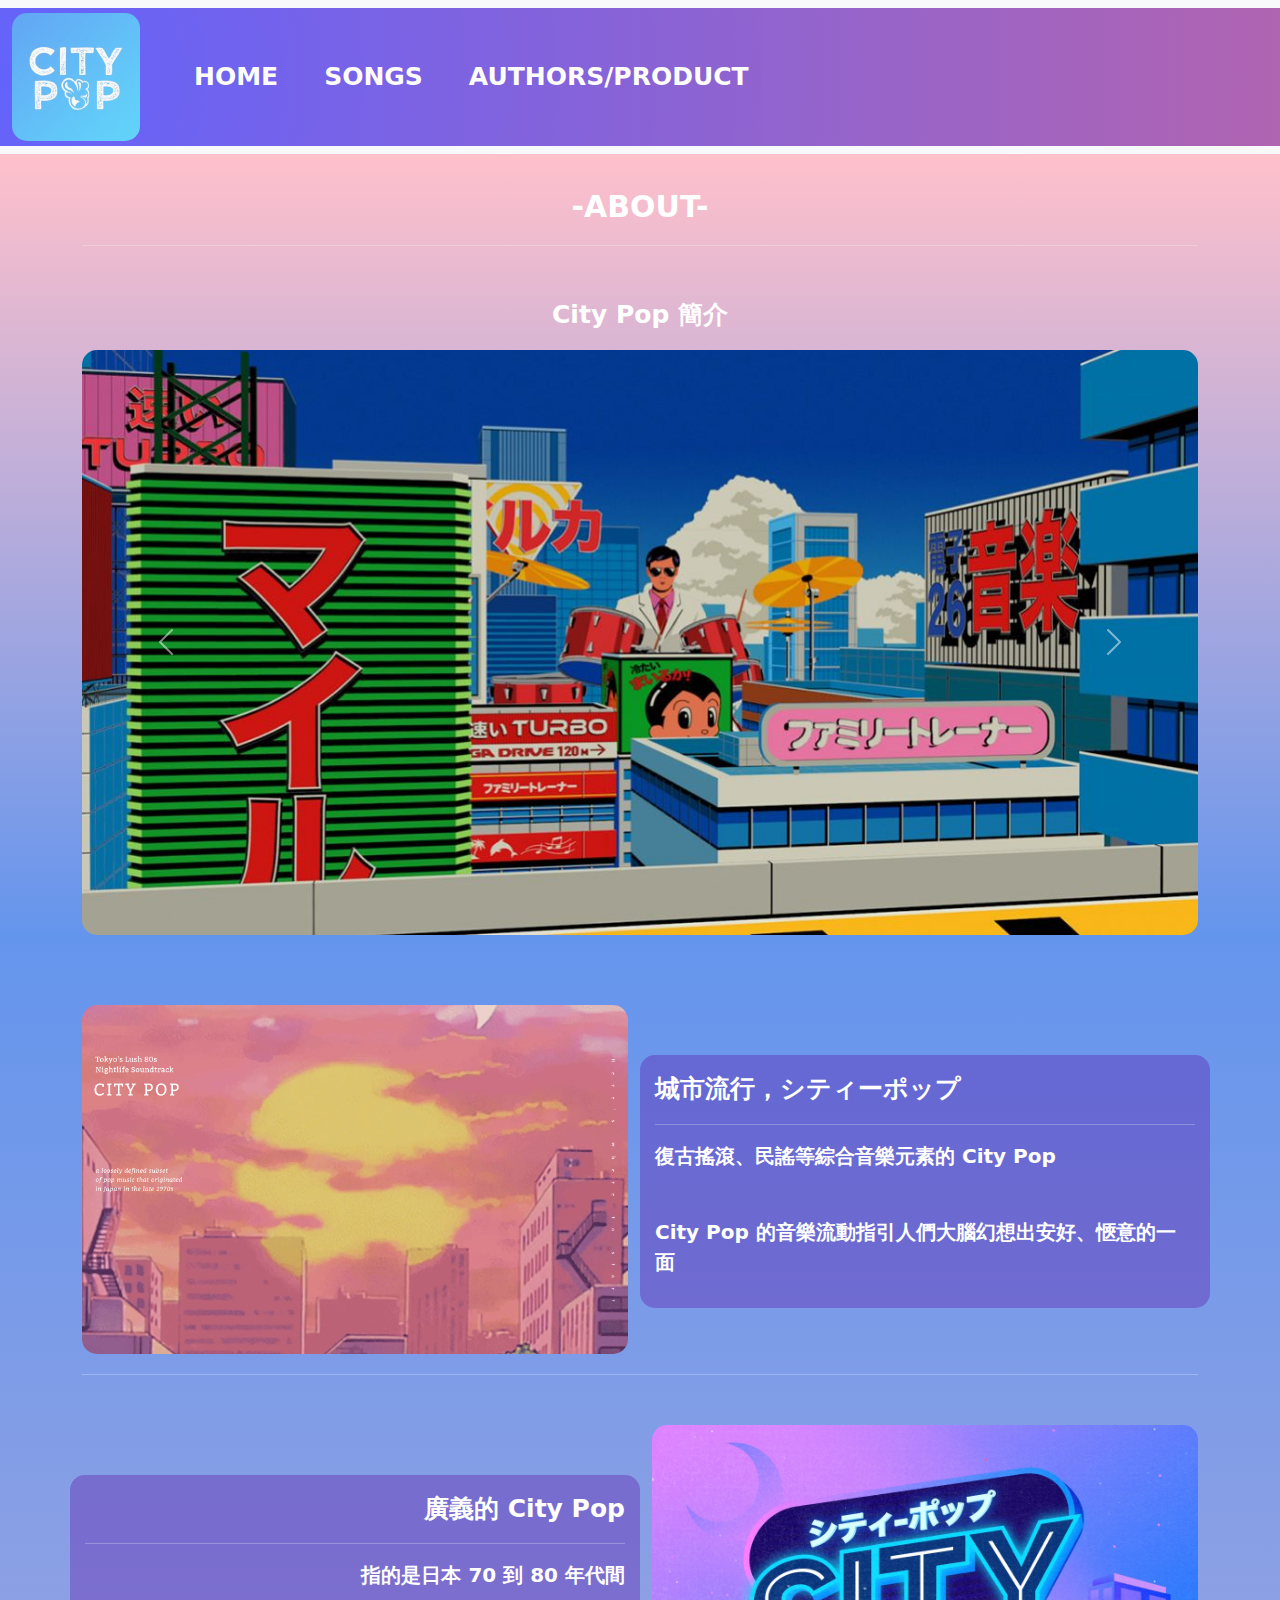
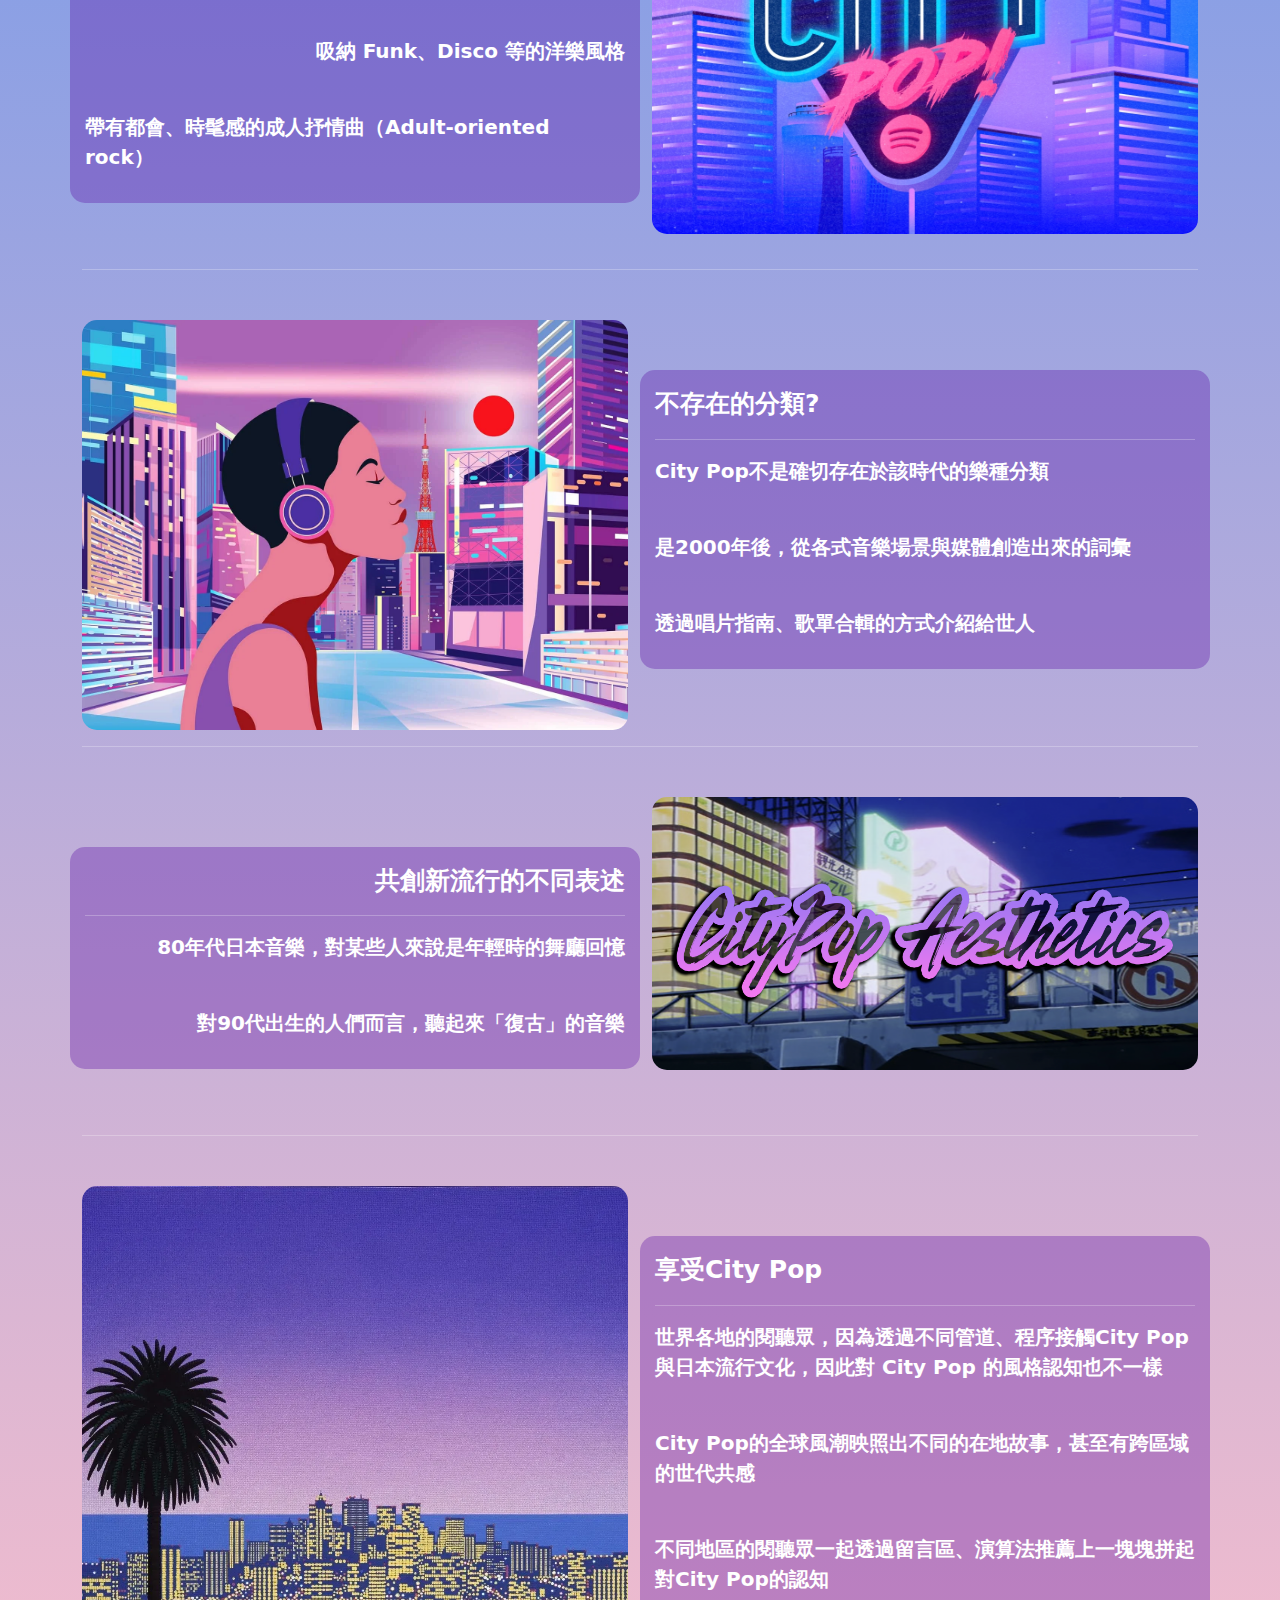
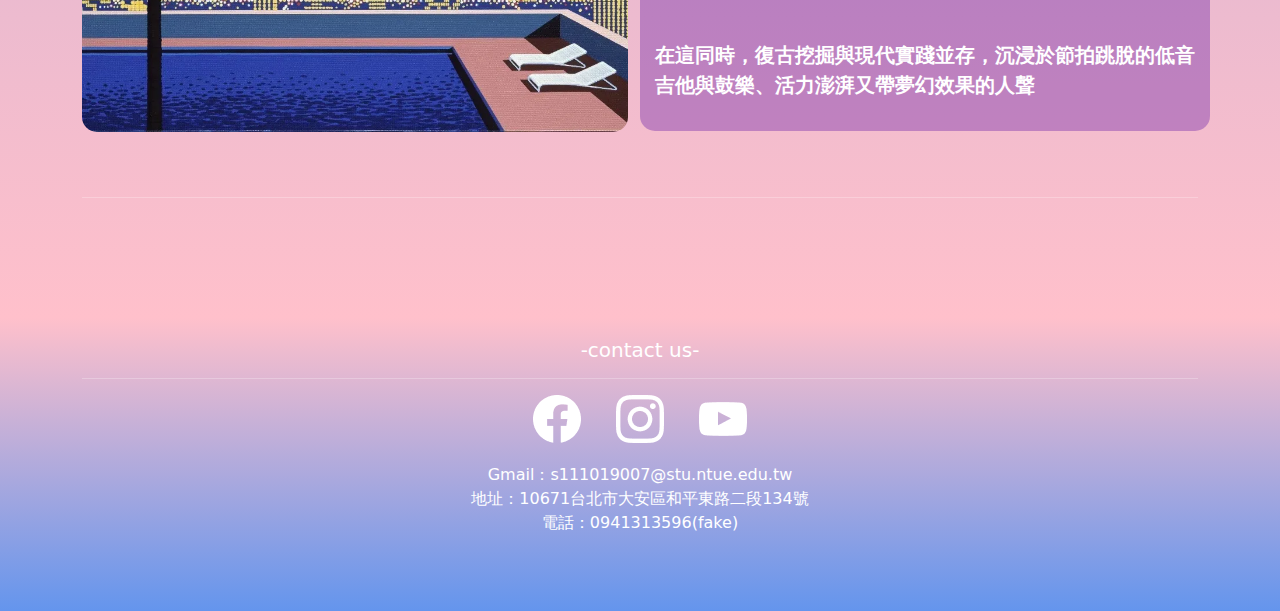
<file: index.html>
<!DOCTYPE html>
<html lang="en">
<head>
    <meta charset="UTF-8">
    <link href="css/style.css" rel="stylesheet" type="text/css">
    <meta name="viewport" content="width=device-width, initial-scale=1.0">
    <title>HOME</title>

    <link rel="stylesheet" type="text/css" href="css/bootstrap.min.css">
    <link rel="stylesheet" type="text/css" href="css/style.css">

</head>
<body>

<!-- nav -->
<header>
    <nav class="navbar navbar-expand-lg bg-light">
  <div class="container-fluid">
    <a class="navbar-brand" href="#"><img src="img/logo.jpg" class="logo"></a>
    <button class="navbar-toggler" type="button" data-bs-toggle="collapse" data-bs-target="#navbarNav" aria-controls="navbarNav" aria-expanded="false" aria-label="Toggle navigation">
      <div id="nav-icon1">
        <span></span>
        <span></span>
        <span></span>
      </div>
      <!-- <span class="navbar-toggler-icon"></span> -->
    </button>
    <div class="collapse navbar-collapse" id="navbarNav">
      <ul class="navbar-nav">
        <li class="nav-item">
          <a class="nav-link B" href="index.html"> HOME </a>
        </li>
        <li class="nav-item">
          <a class="nav-link C" href="page2.html"> SONGS </a>
        </li>
        <li class="nav-item">
          <a class="nav-link C" href="page3.html"> AUTHORS/PRODUCT</a>
        </li>
      </ul>
    </div>
  </div>
</nav>
</header>
<!-- nav -->

<!-- banner -->
<div class="banner-box">
  <div class="container">

    <div class="row">
      <div class="col-12">
        <p class="title text-center">-ABOUT-</p>
        <hr class="title_line">
        <p class="title-p text-center">City Pop 簡介</p>
      </div>
    </div>
    
    <div class="banner">
      <div id="carouselExampleInterval" class="carousel slide" data-bs-ride="carousel">
        <div class="carousel-inner">
          <div class="carousel-item active" data-bs-interval="10000">
            <img src="img/top1.jpg" class="d-block w-100 banner-pic" alt="1">
          </div>
          <div class="carousel-item" data-bs-interval="2000">
            <img src="img/top2.jpg" class="d-block w-100 banner-pic" alt="2">
          </div>
          <div class="carousel-item">
            <img src="img/top3.jpg" class="d-block w-100 banner-pic" alt="3">
          </div>
        </div>
        <button class="carousel-control-prev" type="button" data-bs-target="#carouselExampleInterval" data-bs-slide="prev">
          <span class="carousel-control-prev-icon" aria-hidden="true"></span>
          <span class="visually-hidden">Previous</span>
        </button>
        <button class="carousel-control-next" type="button" data-bs-target="#carouselExampleInterval" data-bs-slide="next">
          <span class="carousel-control-next-icon" aria-hidden="true"></span>
          <span class="visually-hidden">Next</span>
        </button>
      </div>
    </div>
  </div>
</div>
<!-- banner -->

<!-- about -->
<div class="about">
  <div class="container">
    
    <!-- part1 -->
    <div class="row" id="p1-intro-1">
      <div class="col-md-6">
        <img src="img/aboutpic.png" class="aboutpic">
      </div>
      <div class="col-md-6 story">
        <div class="box">
          <span>城市流行，シティーポップ</span>
          <hr class="line">
          <p>復古搖滾、民謠等綜合音樂元素的 City Pop</p>
          <br>
          <p>City Pop 的音樂流動指引人們大腦幻想出安好、愜意的一面</p>  
        </div>
      </div>
    </div>

    <hr class="title_line">

    <!-- part2 -->
    <div class="row" id="p1-intro-2">
      <div class="col-md-6 story2">
        <div class="box">
          <span>廣義的 City Pop</span>
          <hr class="line">
          <p>指的是日本 70 到 80 年代間</p>
          <br>
          <p>吸納 Funk、Disco 等的洋樂風格</p>
          <br>
          <p>帶有都會、時髦感的成人抒情曲（Adult-oriented rock）</p>
        </div>
      </div>
      <div class="col-md-6">
        <img src="img/aboutpic2.webp" class="aboutpic2">
      </div>
    </div>

    <hr class="title_line">

    <!-- part3 -->
    <div class="row" id="p1-intro-3">
      <div class="col-md-6">
        <img src="img/aboutpic3.webp" class="aboutpic">
      </div>
      <div class="col-md-6 story">
        <div class="box">
          <span>不存在的分類?</span>
          <hr class="line">
          <p>City Pop不是確切存在於該時代的樂種分類</p>
          <br>
          <p>是2000年後，從各式音樂場景與媒體創造出來的詞彙</p>
          <br>
          <p>透過唱片指南、歌單合輯的方式介紹給世人</p>
        </div>
      </div>
    </div>

    <hr class="title_line">

    <!-- part4 -->
    <div class="row" id="p1-intro-4">
      <div class="col-md-6 story2">
        <div class="box">
          <span>共創新流行的不同表述</span>
          <hr class="line">
          <p>80年代日本音樂，對某些人來說是年輕時的舞廳回憶</p>
          <br>
          <p>對90代出生的人們而言，聽起來「復古」的音樂</p>
        </div>
      </div>
      <div class="col-md-6">
        <img src="img/aboutpic5.png" class="aboutpic2">
      </div>
    </div>

    <hr class="title_line">

    <!-- part5 -->
    <div class="row" id="p1-intro-5">
      <div class="col-md-6">
        <img src="img/aboutpic6.webp" class="aboutpic">
      </div>
      <div class="col-md-6 story">
        <div class="box">
          <span>享受City Pop</span>
          <hr class="line">
          <p>世界各地的閱聽眾，因為透過不同管道、程序接觸City Pop與日本流行文化，因此對 City Pop 的風格認知也不一樣</p>
          <br>
          <p>City Pop的全球風潮映照出不同的在地故事，甚至有跨區域的世代共感</p>
          <br>
          <p>不同地區的閱聽眾一起透過留言區、演算法推薦上一塊塊拼起對City Pop的認知</p>
          <br>
          <p>在這同時，復古挖掘與現代實踐並存，沉浸於節拍跳脫的低音吉他與鼓樂、活力澎湃又帶夢幻效果的人聲</p>
        </div>
      </div>
    </div>

    <hr class="title_line">
  </div>
</div>

<!-- about -->

<!-- back to top -->
<div id="gotop">↑</div>

<footer>

  <div class="container">

    <div class="row" id="p1-footer">
      <div class="col-md-12 text-center">
        <h5>-contact us-</h5>
        <hr class="footer-line">
        <div class="icon-box">
          <a href="https://zh-tw.facebook.com/" class="contact-icon" target="_blank">
            <img src="img/contact-icon1.png" id="p1-footer-icon-1">
          </a>
          <a href="https://www.instagram.com/" class="contact-icon"target="_blank">
            <img src="img/contact-icon2.png" id="p1-footer-icon-2">
          </a>
          <a href="https://www.youtube.com/" class="contact-icon" target="_blank">
            <img src="img/contact-icon3.png" id="p1-footer-icon-3">
          </a>
        </div>
        
      <p id="p1-footer-p">
        Gmail：s111019007@stu.ntue.edu.tw
        <br>
        地址：10671台北市大安區和平東路二段134號
        <br>
        電話：0941313596(fake)
      </p>

      </div>
    </div>
  </div>

</footer>
    
    <!-- jQuery -->
    <script src="js/jQuery.js"></script>
    <script src="js/bootstrap.bundle.min.js"></script>
    <script src="js/jq.js"></script>
</body>


</html>
</file>
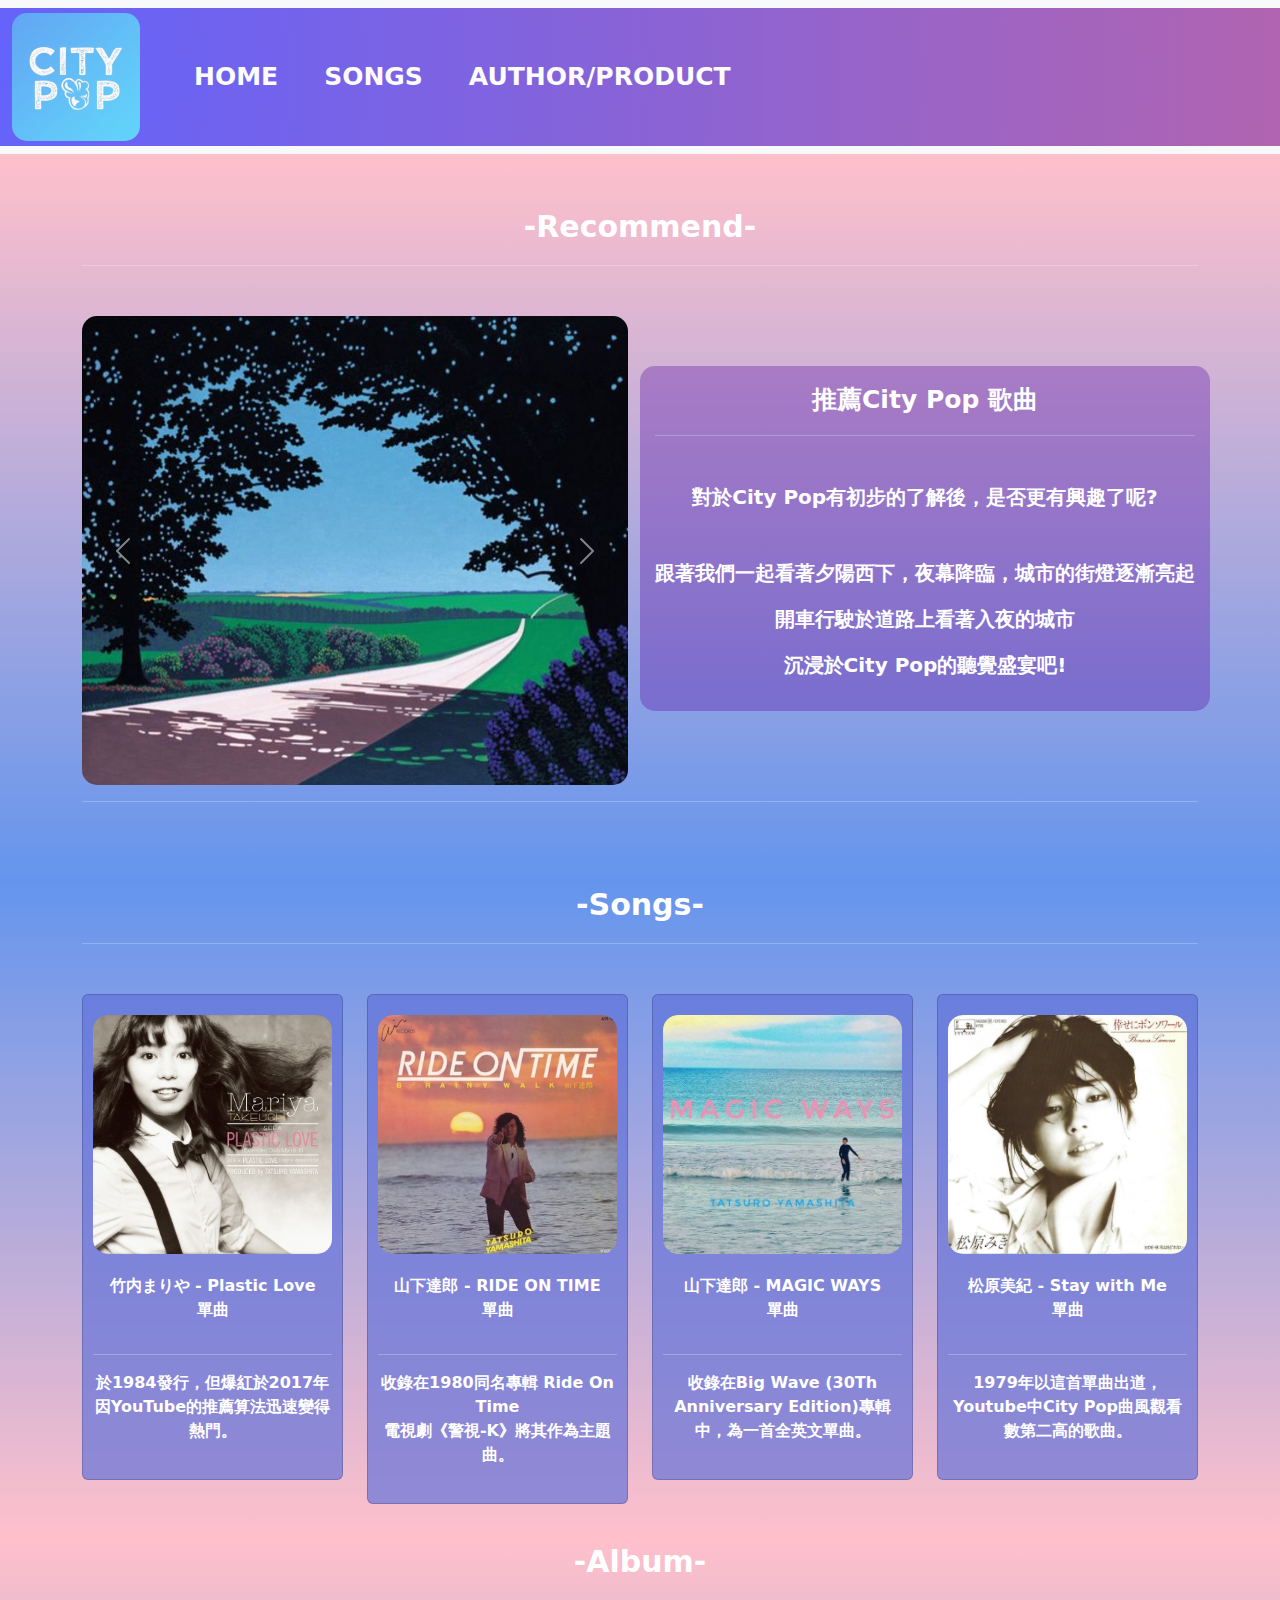
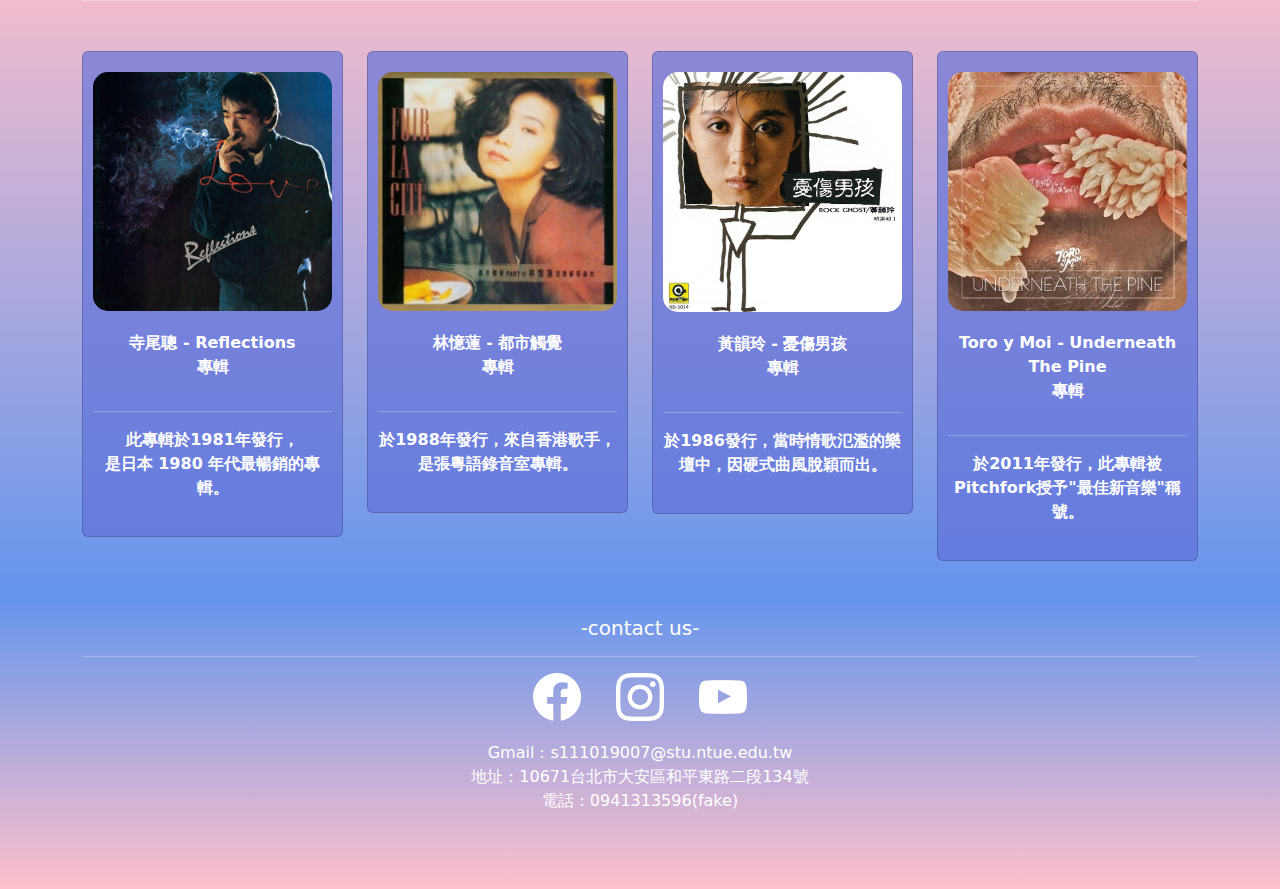
<file: page2.html>
<!DOCTYPE html>
<html lang="en">
<head>
    <meta charset="UTF-8">
    <link href="css/style.css" rel="stylesheet" type="text/css">
    <meta name="viewport" content="width=device-width, initial-scale=1.0">
    <title>SONGS</title>

    <link rel="stylesheet" type="text/css" href="css/bootstrap.min.css">
    <link rel="stylesheet" type="text/css" href="css/style2.css">

</head>
<body>

<!-- nav -->
<header>
<nav class="navbar navbar-expand-lg bg-light">
    <div class="container-fluid">
      <a class="navbar-brand" href="index.html"><img src="img/logo.jpg" class="logo"></a>
      <button class="navbar-toggler" type="button" data-bs-toggle="collapse" data-bs-target="#navbarNav" aria-controls="navbarNav" aria-expanded="false" aria-label="Toggle navigation">
        <div id="nav-icon1">
          <span></span>
          <span></span>
          <span></span>
        </div>
        <!-- <span class="navbar-toggler-icon"></span> -->
      </button>
      <div class="collapse navbar-collapse" id="navbarNav">
        <ul class="navbar-nav">
          <li class="nav-item">
            <a class="nav-link B" href="index.html">HOME</a>
          </li>
          <li class="nav-item">
            <a class="nav-link C" href="page2.html">SONGS</a>
          </li>
          <li class="nav-item">
            <a class="nav-link C" href="page3.html">AUTHOR/PRODUCT</a>
          </li>
        </ul>
      </div>
    </div>
  </nav>
</header>
<!-- nav -->

<!-- banner -->
<div class="banner-box">
  <div class="container">
    <div class="row">
      <div class="col-12">
        <div class="top-title">
          <p class="title text-center">-Recommend-</p>
          <hr class="title_line">
        </div>
      </div>
    </div>
    <div class="row">
    <div class="col-md-6">
      <div class="banner">
        <div id="carouselExampleInterval" class="carousel slide" data-bs-ride="carousel">
          <div class="carousel-inner">
            <div class="carousel-item active" data-bs-interval="10000">
              <img src="img/2top1.jpg" class="d-block w-100 banner-pic" alt="1">
            </div>
            <div class="carousel-item" data-bs-interval="2000">
              <img src="img/2top2.jpg" class="d-block w-100 banner-pic" alt="2">
            </div>
            <div class="carousel-item">
              <img src="img/2top3.jpg" class="d-block w-100 banner-pic" alt="3">
            </div>
          </div>
          <button class="carousel-control-prev" type="button" data-bs-target="#carouselExampleInterval" data-bs-slide="prev">
            <span class="carousel-control-prev-icon" aria-hidden="true"></span>
            <span class="visually-hidden">Previous</span>
          </button>
          <button class="carousel-control-next" type="button" data-bs-target="#carouselExampleInterval" data-bs-slide="next">
            <span class="carousel-control-next-icon" aria-hidden="true"></span>
            <span class="visually-hidden">Next</span>
          </button>
        </div>
      </div>
    </div>
      <div class="col-md-6 story">
        <div class="box text-center">
          <span>推薦City Pop 歌曲</span>
          <hr class="line">
          <br>
          <p>對於City Pop有初步的了解後，是否更有興趣了呢?</p>
          <br>
          <p>跟著我們一起看著夕陽西下，夜幕降臨，城市的街燈逐漸亮起</p>
          <p>開車行駛於道路上看著入夜的城市</p>
          <p>沉浸於City Pop的聽覺盛宴吧!</p>
        </div>
      </div>
    </div>
    <hr class="title_line">
  </div>
</div>
<!-- banner -->

<!-- product -->
<div class="product" id="section1">
  <div class="container">
    
    <div class="row">
      <div class="col-12">
        <p class="title text-center">-Songs-</p>
        <hr class="title_line">
      </div>
    </div>
    
    <div class="row">
      
      <!-- product1 -->
      <div class="col-md-3" id="p2-card-1">
        <div class="card">
          <a href="https://www.youtube.com/watch?v=T_lC2O1oIew" 
            target="_blank" 
            class="link">
            <img class="product-img" src="img/product1.jpg" id="p2-img-1">
          </a>

          <p class="product_name text-center">
              竹内まりや - Plastic Love
              <br>
              單曲
          </p>

          <hr class="line">

          <p class="product_name text-center">
            於1984發行，但爆紅於2017年
            <br>
            因YouTube的推薦算法迅速變得熱門。
          </p>
        </div>
      </div>
      
      <!-- product2 -->
      <div class="col-md-3" id="p2-card-2">
        <div class="card">
          <a href="https://www.youtube.com/watch?v=rBXbJcWuRMU" 
            target="_blank" 
            class="link">
            <img class="product-img" src="img/product2.jpg">
          </a>

            <p class="product_name text-center">
              山下達郎 - RIDE ON TIME
              <br>
              單曲
            </p>

          <hr class="line">

          <p class="product_name text-center">
            收錄在1980同名專輯 Ride On Time
            <br>
            電視劇《警視-K》將其作為主題曲。
          </p>
        
        </div>
      </div>

      <!-- prodcut3 -->
      <div class="col-md-3" id="p2-card-3">
        <div class="card">
          <a href="https://www.youtube.com/watch?v=Mi6MLiUbRIY" 
            target="_blank" 
            class="link">
            <img class="product-img" src="img/product3.jpg">
          </a>

            <p class="product_name text-center">
              山下達郎 - MAGIC WAYS
              <br>
              單曲
            </p>

          <hr class="line">

          <p class="product_name text-center">
            收錄在Big Wave (30Th Anniversary Edition)專輯中，為一首全英文單曲。
          </p>
        
        </div>
      </div>

      <!-- prodcut4 -->
      <div class="col-md-3" id="p2-card-4">
        <div class="card">
          <a href="https://www.youtube.com/watch?v=nuU2YHtxMik" 
            target="_blank" 
            class="link">
            <img class="product-img" src="img/product4.jpg">
          </a>
            <p class="product_name text-center">
              松原美紀 - Stay with Me
              <br>
              單曲
            </p>
        
          <hr class="line">

          <p class="product_name text-center">
            1979年以這首單曲出道，Youtube中City Pop曲風觀看數第二高的歌曲。
          </p>
        
        </div>
      </div>

    </div>
  </div>
</div>

<div class="product2" id="section2">
  <div class="container">
    
    <div class="row">
      <div class="col-12">
        <p class="title text-center">-Album-</p>
        <hr class="title_line">
      </div>
    </div>
    
    <div class="row">

      <!-- product5 -->
      <div class="col-md-3" id="p2-card-5">
        <div class="card">
          <a href="https://open.spotify.com/album/1xq0dT5qsTT4VVimv06o7Y?autoplay=true" 
            target="_blank" 
            class="link">
            <img class="product-img" src="img/product5.jpg">
          </a>
            <p class="product_name text-center">
              寺尾聰 - Reflections
              <br>
              專輯
            </p>

          <hr class="line">

          <p class="product_name text-center">
            此專輯於1981年發行，<br>是日本 1980 年代最暢銷的專輯。
          </p>
        
        </div>
      </div>
      
      <!-- product6 -->
      <div class="col-md-3" id="p2-card-6">
        <div class="card">
          <a href="https://www.youtube.com/playlist?list=PLdHH0GpoKKjP3fcSUQm7epDyHGz7iVPZ3" 
            target="_blank" 
            class="link">
            <img class="product-img" src="img/product6.jpg">
          </a>

          <p class="product_name text-center">
            林憶蓮 - 都市觸覺
            <br>
            專輯
           </p>

          <hr class="line">

          <p class="product_name text-center">
            於1988年發行，來自香港歌手，<br>是張粵語錄音室專輯。
          </p>
        
        </div>
      </div>
      
      <!-- product7 -->
      <div class="col-md-3" id="p2-card-7">
        <div class="card">
          <a href="https://www.youtube.com/watch?v=sz3FueHlB_4" 
            target="_blank" 
            class="link">
            <img class="product-img" src="img/product7.jpg">
          </a>

          <p class="product_name text-center">
            黃韻玲 - 憂傷男孩
            <br>
            專輯
          </p>

          <hr class="line">

          <p class="product_name text-center">
            於1986發行，當時情歌氾濫的樂壇中，因硬式曲風脫穎而出。
          </p>
        
        </div>
      </div>

      <!-- product8 -->
      <div class="col-md-3" id="p2-card-8">
        <div class="card">
          <a href="https://www.youtube.com/watch?v=IOLhZE0xWLw" 
            target="_blank" 
            class="link">
            <img class="product-img" src="img/product8.jpg">
          </a>
          <p class="product_name text-center">
            Toro y Moi - Underneath The Pine
            <br>
            專輯
          </p>

          <hr class="line">

          <p class="product_name text-center">
            於2011年發行，此專輯被Pitchfork授予"最佳新音樂"稱號。
          </p>
        
        </div>
      </div>

    </div>
    </div>
  </div>
</div>
<!-- product -->

<!-- back to top -->
<div id="gotop">↑</div>

<footer>
  <div class="container">
    <div class="row" id="p2-footer">
      <div class="col-md-12 text-center">
        <h5>-contact us-</h5>
        <hr class="footer-line">
        <div class="icon-box">
          <a href="https://zh-tw.facebook.com/" class="contact-icon" target="_blank">
            <img src="img/contact-icon1.png" id="p2-footer-icon-1">
          </a>
          <a href="https://www.instagram.com/" class="contact-icon"target="_blank">
            <img src="img/contact-icon2.png" id="p2-footer-icon-2">
          </a>
          <a href="https://www.youtube.com/" class="contact-icon" target="_blank">
            <img src="img/contact-icon3.png" id="p2-footer-icon-1">
          </a>
        </div>

        <p id="p2-footer-p">
          Gmail：s111019007@stu.ntue.edu.tw
          <br>
          地址：10671台北市大安區和平東路二段134號
          <br>
          電話：0941313596(fake)
        </p>

      </div>
    </div>
  </div>

</footer>
  


<!-- js -->
  <script src="js/jQuery.js"></script>
  <script src="js/bootstrap.bundle.min.js"></script>
  <script src="js/jq.js"></script>

</body>


</html>
</file>
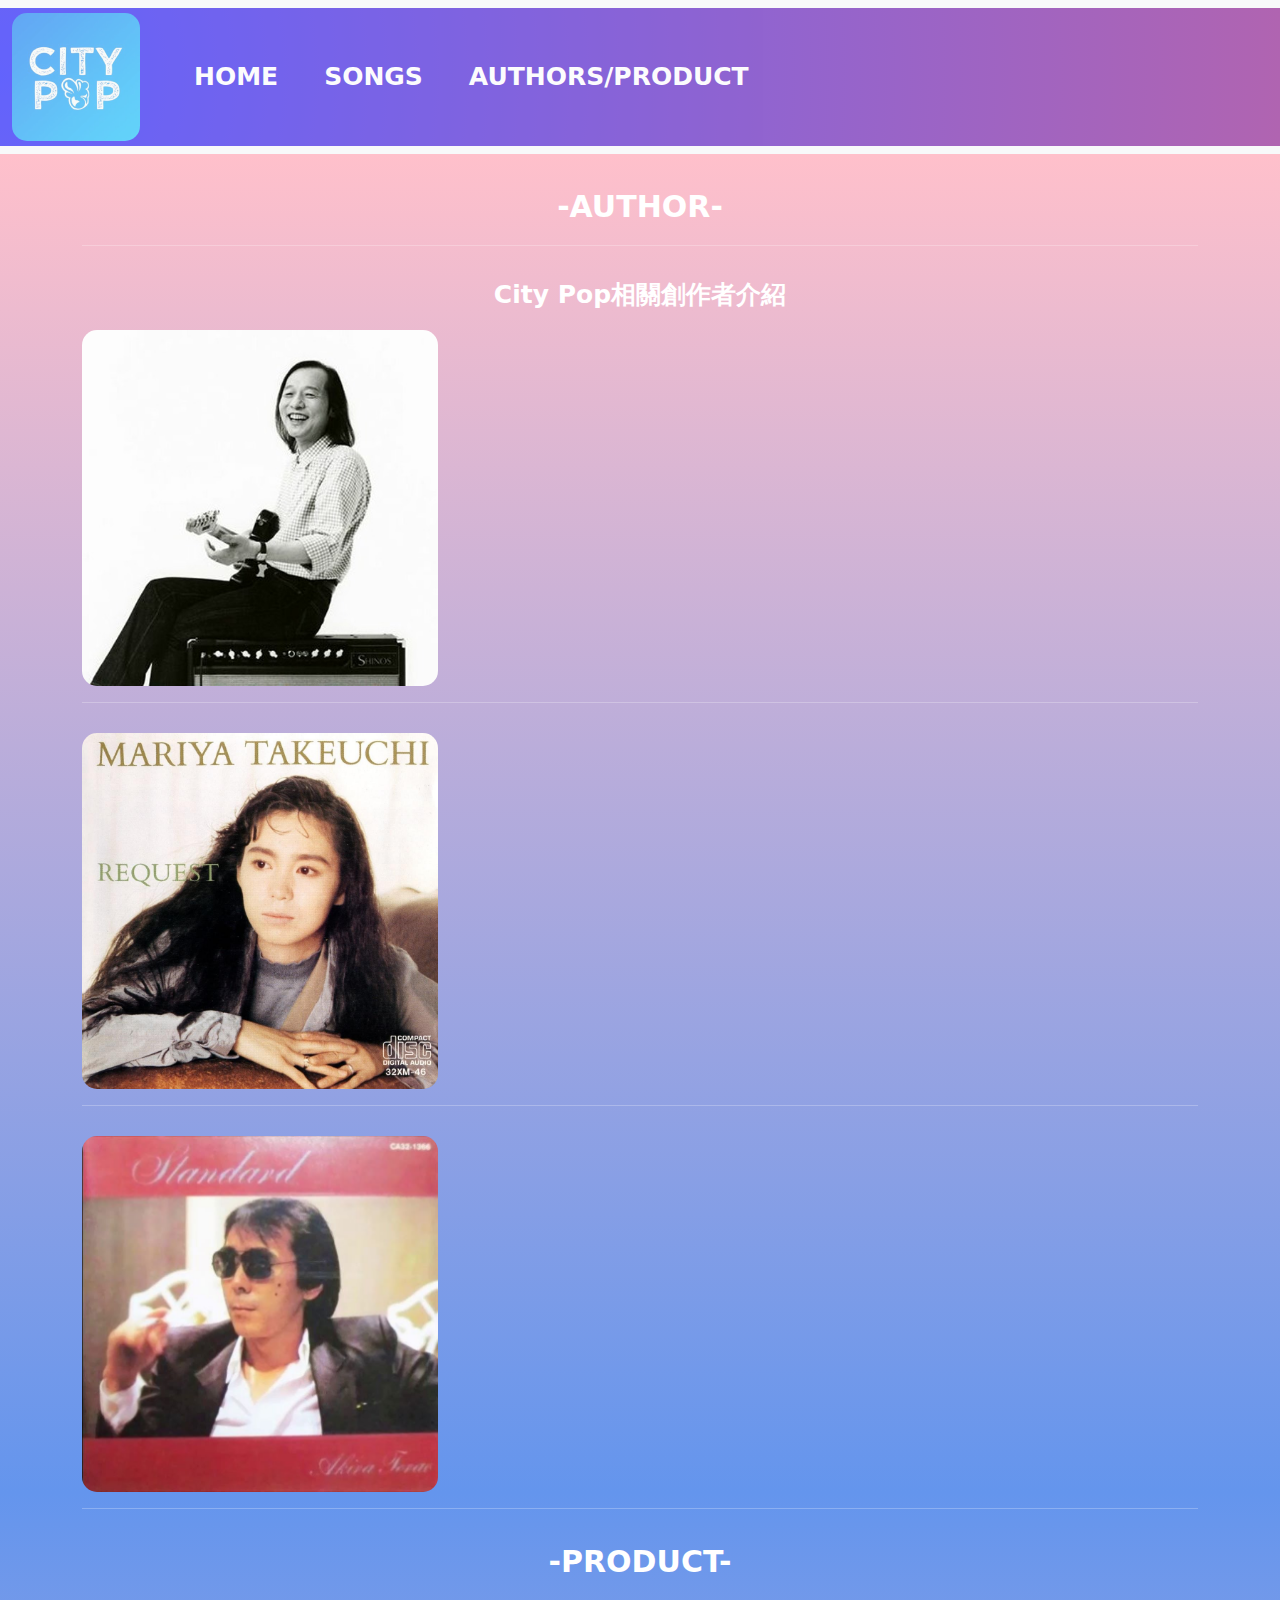
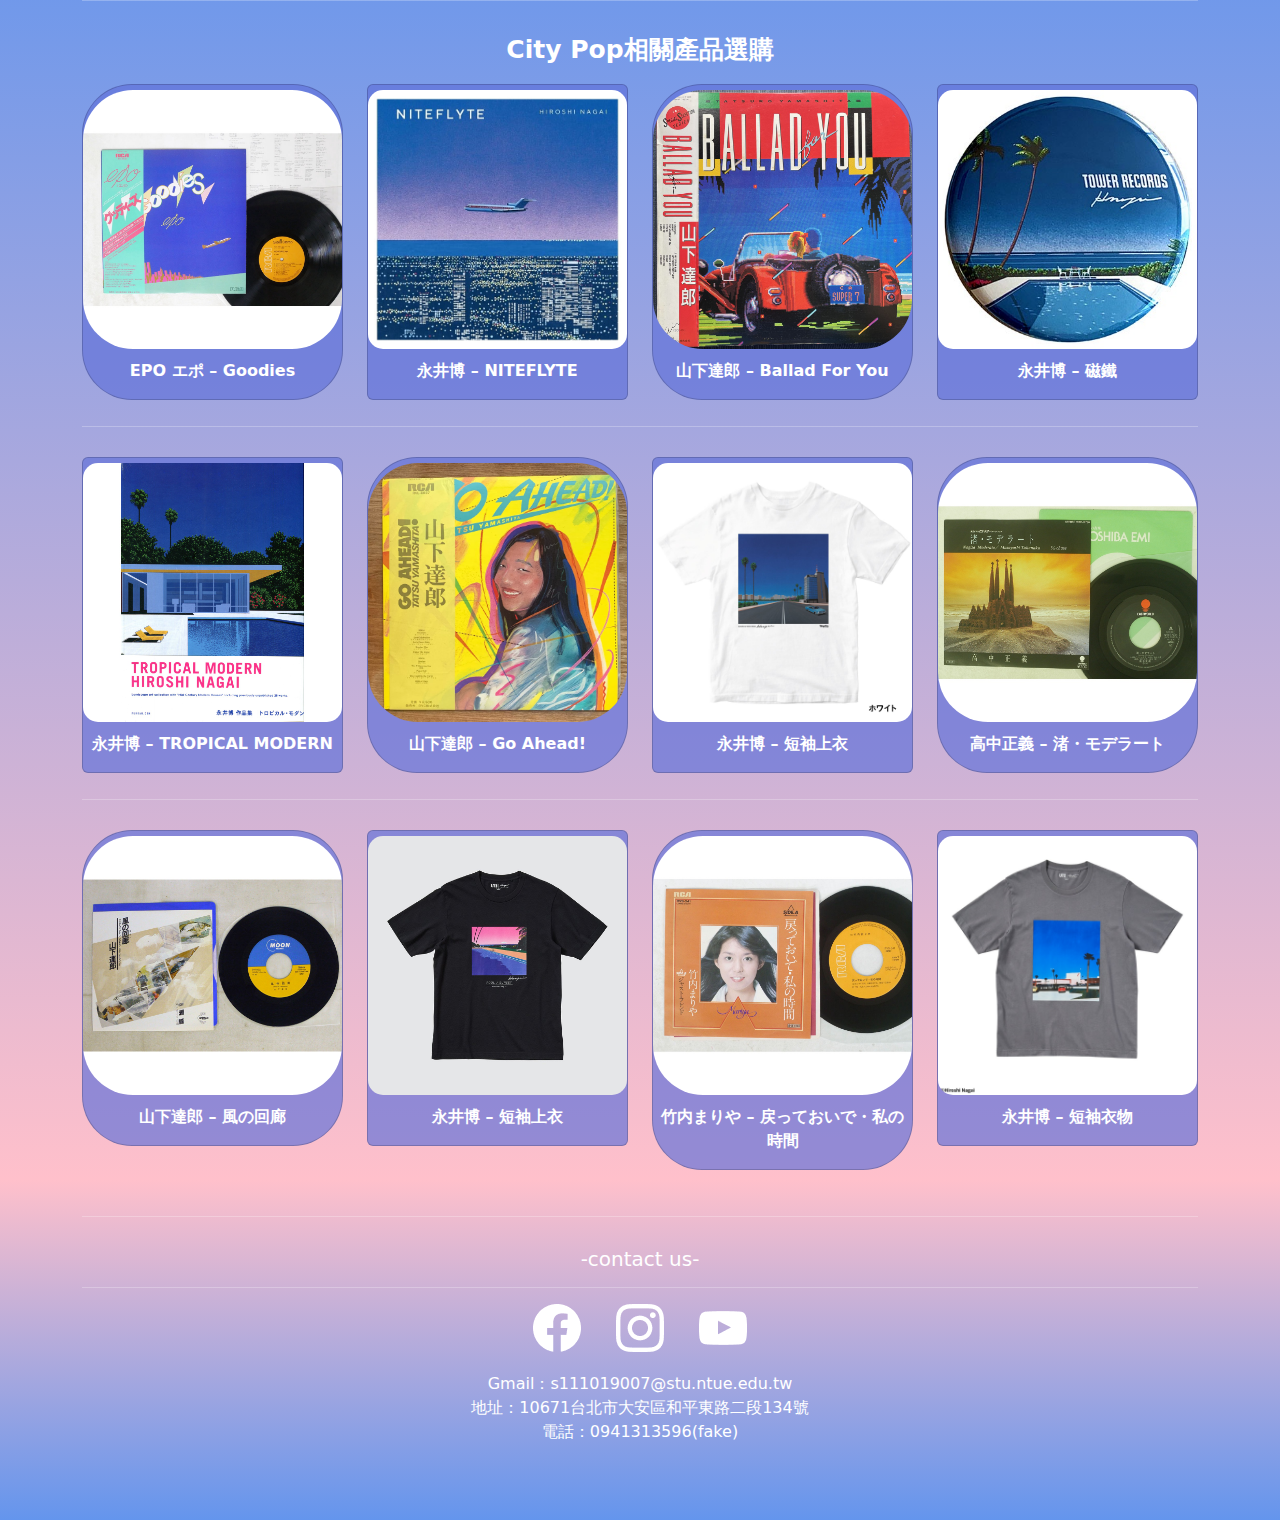
<file: page3.html>
<!DOCTYPE html>
<html lang="en">
<head>
    <meta charset="UTF-8">
    <link href="css/style.css" rel="stylesheet" type="text/css">
    <meta name="viewport" content="width=device-width, initial-scale=1.0">
    <title>AUTHORS/PRODUCT</title>

    <link rel="stylesheet" type="text/css" href="css/bootstrap.min.css">
    <link rel="stylesheet" type="text/css" href="css/style3.css">

</head>
<body>
<!-- nav -->
<header>
<nav class="navbar navbar-expand-lg bg-light">
  <div class="container-fluid">
    <a class="navbar-brand" href="index.html"><img src="img/logo.jpg" class="logo"></a>
    <button class="navbar-toggler" type="button" data-bs-toggle="collapse" data-bs-target="#navbarNav" aria-controls="navbarNav" aria-expanded="false" aria-label="Toggle navigation">
      <div id="nav-icon1">
        <span></span>
        <span></span>
        <span></span>
      </div>
      <!-- <span class="navbar-toggler-icon"></span> -->
    </button>
    <div class="collapse navbar-collapse" id="navbarNav">

      <ul class="navbar-nav">
        <li class="nav-item">
          <a class="nav-link B" href="index.html">HOME</a>
        </li>
        <li class="nav-item">
          <a class="nav-link C" href="page2.html">SONGS</a>
        </li>
        <li class="nav-item">
          <a class="nav-link C" href="page3.html">AUTHORS/PRODUCT</a>
        </li>
      </ul>
    </div>
  </div>
</nav>    
</header>
<!-- nav -->

<div class="author-box">
  <div class="container">

    <div class="row">
      <div class="col-12">
        <p class="title text-center">-AUTHOR-</p>
        <hr class="title_line">
        <p class="title-p text-center">City Pop相關創作者介紹</p>
      </div>
    </div>
    
    <!-- author-1 -->
    <div class="row" id="author1">
      <div class="col-md-4">
        <div class="card-author">
          <a href="page3.html#author1"id="p3-author-1">
            <img src="img/author1.jpg" class="card-author-pic">
          </a>
        </div>
      
      </div>

      <div class="col-md-4 author-intro" id="p3-author-intro-1">
        
        <div class="card">
          <p class="text-center author-title">-山下達郎-</p>
          
          <hr class="line">
          
          <div class="text-box">
            
            <p class="text-center author-intro">隨著 1960 年代美日安保條例生效，<br>日本音樂圈迎來美國音樂文化天降般的衝擊。</p>
            <p class="text-center author-intro">J-Pop 便從 70 年代開始漸漸萌芽。山下達郎與大貫妙子、松村邦男等人組成搖滾樂團「Sugar Babe」，開啟當時日本音樂圈改朝換代大門。</p>
            <p class="text-center author-intro">Sugar Babe 解散後，山下達郎接下來的專輯，從 1976 年《Circus Town》，到 1979 年《 Moonglow 》，他不斷探索新的領域，整理、刪減、排列，進而蛻變。</p>
            <p class="text-center author-intro">尤其是 Ride On Time ，被認為是山下達郎風格成熟的第一張專輯。若說之前的作品是讓曲風碰撞、融合而產成美感，Ride On Time 裡的作品聽起來更像他本人的形狀。</p>

          </div>

        </div>

      </div>

      <div class="col-md-4 author-intro" id="p3-author-songs-1">
        
        <div class="card">
          <p class="text-center author-title">-知名代表作-</p>
          
          <hr class="line">
          
          <div class="text-box">
            
            <p class="text-center author-intro">
              1976年-個人專輯『CIRCUS TOWN』並出道
              <br><br>
              1980年-專輯『RIDE ON TIME』
              <br><br>
              1982年-專輯『FOR YOU』
              <br><br>
              1983年-專輯『MELODIES』
              <br><br>
              1991年-專輯『ARTISAN』
              <br><br>
              1998年-專輯『COZY』
              <br><br>
              2005年-專輯『SONORITE』
              <br>
            </p>

          </div>

        </div>

      </div>

    </div>

    <hr class="title_line">

    <!-- author-2 -->
    <div class="row" id="author2">
      <div class="col-md-4  author-intro" id="p3-author-intro-2">
        <div class="card-author">
          <div class="card">
            <p class="text-center author-title">-竹內瑪莉亞-</p>
            
            <hr class="line">
            
            <div class="text-box">
              
              <p class="text-center author-intro">竹內瑪利亞的歌曲代表了80年代的日本美好時光，<br>聽了她的歌曲後，彷彿還是活在那個陽光燦爛的年代。</p>
              <p class="text-center author-intro">島根縣簸川郡大社町（即今日的出雲市）出生，是日本的著名流行音樂創作歌手，出道當時則是以偶像歌手身份定位。1982年與山下達郎結婚，育有一女。她在結婚生女後暫時離開樂壇，但1984年以專輯《VARIETY》復出後，轉型為創作歌手，作品十分豐富。在亞洲各地已經多有翻唱，包括「Plastic Love」、「OH NO,OH YES!」、「駅」、「元気を出して」、「Single Again」、「幸せの探し方」等著名曲目均有華語翻唱版本。進入2010年代由於蒸氣波、futurefunk等網上潮流，更令《VARIETY》專輯當中的收錄曲目「Plastic Love」意外名震全球。</p>
  
            </div>
  
          </div>
        
        </div>
      
      </div>

      <div class="col-md-4">
        <div class="card-author">
          <a href="page3.html#author2" id="p3-author-2">
            <img src="img/author2.jpg" class="card-author-pic">
          </a>
        </div>
      
      </div>

      <div class="col-md-4 author-intro" id="p3-author-songs-2">
        
        <div class="card">
          <p class="text-center author-title">-知名代表作-</p>
          
          <hr class="line">
          
          <div class="text-box">
            
            <p class="text-center author-intro">
              1980年-單曲『不思議なピーチパイ』
              <br><br>
              1985年-單曲『PLASTIC LOVE』(remix)
              <br><br>
              1989年-單曲『Single Again』
              <br><br>
              1990年-單曲『告白』
              <br><br>
              1994年-單曲『純愛ラプソディ』
              <br><br>
              1995年-單曲『今夜はHearty Party』
              <br><br>
              1998年-單曲『カムフラージュ/Winter Lovers』
              <br>
            </p>

          </div>

        </div>

      </div>

    </div>

    <hr class="title_line">

    <!-- author-3 -->
    <div class="row" id="author3">

      <div class="col-md-4 author-intro" id="p3-author-intro-3">
        
        <div class="card">
          <p class="text-center author-title">-寺尾聰-</p>
          
          <hr class="line">
          
          <div class="text-box">
            
            <p class="text-center author-intro">
              日本男性演員、創作歌手、貝斯手。
              <br>
              墨鏡和虛無的表情是他的代表形象。
            </p>
            <p class="text-center author-intro">
              1980年，以個人歌手身分活躍。隔年，他的單曲《ルビーの指環》和專輯《Reflections》雙雙奪得Oricon公信榜的單曲年榜冠軍和專輯年榜冠軍，並且一舉取得日本唱片大賞、FNS歌謠祭、日本歌謠大賞三大音樂獎項的大賞。
            </p>
            <p class="text-center author-intro">
              1980年代中後期開始，相繼出演黑澤明的《亂》、《夢》、《一代鮮師》等，演技獲得極大好評。2001年，主演改編自黑澤明遺稿的電影《黑之雨》，獲得日本電影金像獎最佳男主角，成為獲得日本唱片大賞和日本電影金像獎最佳男主角，兩大藝能界最高榮譽獎項的史上第一人。2005年，《半自白》獲得日本電影金像獎最佳男主角。
            </p>

          </div>

        </div>

      </div>

      <div class="col-md-4 author-intro" id="p3-author-songs-3">
        
        <div class="card">
          <p class="text-center author-title">-知名代表作-</p>
          
          <hr class="line">
          
          <div class="text-box">
            
            <p class="text-center author-intro">
              1980年-單曲『SHADOW CITY』
              <br><br>
              1980年-單曲『出航 SASURAI』
              <br><br>
              1981年-單曲『ルビーの指環』
              <br><br>
              1981年-專輯『Reflections』
              <br><br>
              1983年-單曲『飛行少年	』
              <br><br>
              1983年-專輯『Atmosphere (Reflections2)』
              <br><br>
              2006年-單曲『Re-Cool HABANA EXPRESS』
              <br>
            </p>

          </div>

        </div>

      </div>

      <div class="col-md-4">
        <div class="card-author">
          <a href="page3.html#author3" id="p3-author-3">
            <img src="img/author3.jpg" class="card-author-pic">
          </a>
        </div>
      
      </div>

    </div>


  </div>
</div>

<div class="product-box">
  <div class="container">

    <div class="row">
      <div class="col-12">
        <hr class="title_line">
        <p class="title text-center">-PRODUCT-</p>
        <hr class="title_line">
        <p class="title-p text-center">City Pop相關產品選購</p>
      </div>
    </div>
   
    <div class="row">

      <!-- product-circle-1 -->
      <div class="col-sm-3" id="product-box-1-1">
        <div class="card product-circle" id="p3-product-circle-1">
          
          <a href="page3.html#product-box-1-1">
            <img src="img/3productcircle1.jpg" class="product-circle-img">
          </a>
          
          <div class="product-circle-name text-center">            
            <p>EPO エポ – Goodies</p>
          </div>

          <div class="product-circle-content text-center" id="p3-product-circle-content-1">
            <p>
              專輯<br>
              演出者： 宮川榮子<br>
              發行時間： 1980 年 11 月 21 日</p>
          </div>
        </div>
      </div>

      <!-- product-1 -->
      <div class="col-sm-3" id="product-box-1-2">
        <div class="card product" id="p3-product-1">

          <a href="page3.html#product-box-1-2">
            <img src="img/3product1.jpg" class="product-img">
          </a>

          <div class="product-name text-center">
            <p>永井博 – NITEFLYTE</p>
          </div>

          <div class="product-content text-center" id="p3-product-content-1">
            <p>
              周邊畫作<br>
              創作者： 永井博<br>
              發行時間：2020 年 09 月 15 日
            </p>
          </div>

        </div>
      </div>

      <!-- product-circle-2 -->
      <div class="col-sm-3" id="product-box-1-3">
        <div class="card product-circle" id="p3-product-circle-2">
          
          <a href="page3.html#product-box-1-3">
            <img src="img/3productcircle2.jpg" class="product-circle-img">
          </a>
          
          <div class="product-circle-name text-center">            
            <p>山下達郎 – Ballad For You</p>
          </div>
          <div class="product-circle-content text-center" id="p3-product-circle-content-2">
            <p>
              專輯<br>
              演出者： 山下達郎<br>
              發行時間： 1986 年
          </div>
        </div>
      </div>

      <!-- product-2 -->
      <div class="col-sm-3" id="product-box-1-4">
        <div class="card product" id="p3-product-2">

          <a href="page3.html#product-box-1-4">
            <img src="img/3product2.jpg" class="product-img">
          </a>

          <div class="product-name text-center">
            <p>永井博 – 磁鐵</p>
          </div>

          <div class="product-content text-center" id="p3-product-content-2">
            <p>
              周邊小物<br>
              創作者： 永井博<br>
              發行時間：不詳
            </p>
          </div>

        </div>
      </div>

    </div>

    <hr class="title_line">

    <div class="row">

      <!-- product-3 -->
      <div class="col-sm-3" id="product-box-2-1">
        <div class="card product" id="p3-product-3">

          <a href="page3.html#product-box-2-1">
            <img src="img/3product3.jpg" class="product-img">
          </a>

          <div class="product-name text-center">
            <p>永井博 – TROPICAL MODERN</p>
          </div>

          <div class="product-content text-center" id="p3-product-content-3">
            <p>
              周邊畫作<br>
              創作者： 永井博<br>
              發行時間：2022年7月
            </p>
          </div>

        </div>
      </div>

      <!-- product-circle-3 -->
      <div class="col-sm-3" id="product-box-2-2">
        <div class="card product-circle" id="p3-product-circle-3">
          
          <a href="page3.html#product-box-2-2">
            <img src="img/3productcircle3.webp" class="product-circle-img">
          </a>
          
          <div class="product-circle-name text-center">            
            <p>山下達郎 – Go Ahead!</p>
          </div>
          <div class="product-circle-content text-center" id="p3-product-circle-content-3">
            <p>
              專輯<br>
              演出者： 山下達郎<br>
              發行時間： 1978 年 12 月 20 日
              </p>
          </div>
        </div>
      </div>

      <!-- product-4 -->
      <div class="col-sm-3" id="product-box-2-3">
        <div class="card product" id="p3-product-4">

          <a href="page3.html#product-box-2-3">
            <img src="img/3product4.jpg" class="product-img">
          </a>

          <div class="product-name text-center">
            <p>永井博 – 短袖上衣</p>
          </div>

          <div class="product-content text-center" id="p3-product-content-4">
            <p>
              周邊衣物<br>
              創作者： 永井博<br>
              發行時間：不詳
            </p>
          </div>

        </div>
      </div>

      <!-- product-circle-4 -->
      <div class="col-sm-3" id="product-box-2-4">
        <div class="card product-circle" id="p3-product-circle-4">
          
          <a href="page3.html#product-box-2-4">
            <img src="img/3productcircle4.jpg" class="product-circle-img">
          </a>
          
          <div class="product-circle-name text-center">            
            <p>高中正義 – 渚・モデラート</p>
          </div>
          <div class="product-circle-content text-center" id="p3-product-circle-content-4">
            <p>
              單曲<br>
              演出者： 高中正義<br>
              發行時間： 1985 年</p>
          </div>
        </div>
      </div>

    </div>

    <hr class="title_line">

    <div class="row">
      
      <!-- product-circle-5 -->
      <div class="col-sm-3" id="product-box-3-1">
        <div class="card product-circle" id="p3-product-circle-5">
          
          <a href="page3.html#product-box-3-1">
            <img src="img/3productcircle5.jpg" class="product-circle-img">
          </a>
          
          <div class="product-circle-name text-center">            
            <p>山下達郎 – 風の回廊</p>
          </div>
          <div class="product-circle-content text-center" id="p3-product-circle-content-5">
            <p>
              單曲<br>
              演出者： 山下達郎<br>
              發行時間：1985年3月25日
            </p>
          </div>
        </div>
      </div>

      <!-- product-5 -->
      <div class="col-sm-3"id="product-box-3-2">
        <div class="card product" id="p3-product-5">

          <a href="page3.html#product-box-3-2">
            <img src="img/3product5.jpg" class="product-img">
          </a>

          <div class="product-name text-center">
            <p>永井博 – 短袖上衣</p>
          </div>

          <div class="product-content text-center" id="p3-product-content-5">
            <p>
              周邊衣物<br>
              創作者： 永井博<br>
              發行時間：不詳
            </p>
          </div>

        </div>
      </div>

      <!-- product-circle-6 -->
      <div class="col-sm-3" id="product-box-3-3">
        <div class="card product-circle" id="p3-product-circle-6">
          
          <a href="page3.html#product-box-3-3">
            <img src="img/3productcircle6.jpg" class="product-circle-img">
          </a>
          
          <div class="product-circle-name text-center">            
            <p>竹内まりや – 戻っておいで・私の時間</p>
          </div>
          <div class="product-circle-content text-center" id="p3-product-circle-content-6">
            <p>
              單曲<br>
              演出者： 竹内まりや<br>
              發行時間： 1978年11月25日</p>
          </div>
        </div>
      </div>

      <!-- product-6 -->
      <div class="col-sm-3" id="product-box-3-4">
        <div class="card product" id="p3-product-6">

          <a href="page3.html#product-box-3-4">
            <img src="img/3product6.jpg" class="product-img">
          </a>

          <div class="product-name text-center">
            <p>永井博 – 短袖衣物</p>
          </div>

          <div class="product-content text-center" id="p3-product-content-6">
            <p>
              周邊衣物<br>
              創作者： 永井博<br>
              發行時間：不詳
            </p>
          </div>

        </div>
      </div>

    </div>

  </div>

</div>

<!-- back to top -->
<div id="gotop">↑</div>

<footer>

  <div class="container">
    <div class="row">
      <div class="col-md-12 text-center">

        <hr class="title_line">

        <h5>-contact us-</h5>
        <hr class="footer-line">
        <div class="icon-box">
          <a href="https://zh-tw.facebook.com/" class="contact-icon" target="_blank" id="p3-footer-icon-1">
            <img src="img/contact-icon1.png">
          </a>
          <a href="https://www.instagram.com/" class="contact-icon"target="_blank" id="p3-footer-icon-2">
            <img src="img/contact-icon2.png">
          </a>
          <a href="https://www.youtube.com/" class="contact-icon" target="_blank" id="p3-footer-icon-3">
            <img src="img/contact-icon3.png">
          </a>
        </div>
        
        <p id="p3-footer-p">
          Gmail：s111019007@stu.ntue.edu.tw
          <br>
          地址：10671台北市大安區和平東路二段134號
          <br>
          電話：0941313596(fake)
        </p>
        
      </div>
    </div>    
  </div>

</footer>
    
<!-- js -->
    <script src="js/jQuery.js"></script>
    <script src="js/bootstrap.bundle.min.js"></script>
    <script src="js/jq.js"></script>

</body>


</html>
</file>
<file: css/style.css>
html{
	width: 100%;
	font-family: Arial, Helvetica, sans-serif;
	scroll-behavior: smooth;
}

.container-fluid{
    /* nav */
	opacity: 60%;
	background:radial-gradient(circle farthest-corner at left,blue,purple);
}
.logo{
	border-radius: 15px;
}
.B{
	font-size: 25px;
	font-weight: bolder;
	color: #ffffff;
	margin-left: 30px;
}
.C{
	font-size: 25px;
	font-weight: bolder;
	color: #ffffff;
	margin-left: 30px;
}
.banner-box{
	padding-top: 30px;
	background-image:linear-gradient(to bottom,pink,cornflowerblue);
}
.banner-pic{
	border-radius: 15px;
}
.about {
	color: #ffffff;
	padding:70px 0;
	background-image:linear-gradient(to bottom,cornflowerblue ,pink); 
}
.box{
	padding: 15px;
	border-radius: 15px;
	background-color: rgba(92, 16, 163, 0.341);
}
.title {
	font-size:30px;
	font-weight: bolder;
	color: #ffffff;
}
.title-p {
	font-size:25px;
	font-weight: bold;
	color: #ffffff;
}
.title_line {
	border-color:#ffffff;
}

.aboutpic{
    display: block;
	width: 100%;
    border-radius: 15px;
}
.aboutpic2{
    display: block;
	width: 100%;
    border-radius: 15px;
}
.story {
	padding: 50px 0;
	font-size: 20px;
	font-weight: bold;
	color: #ffffff;
}
.story span {
	font-size: 25px;
	display: block;
	margin-bottom: 10px;
	font-weight: bolder;
	color: #ffffff;
}

.story2 {
	padding: 50px 0;
	font-size: 20px;
	font-weight: bold;
	color: #ffffff;
}
.story2 span {
	font-size: 25px;
	display: flex;
	justify-content: flex-end;
	margin-bottom: 10px;
	font-weight: bolder;
	color: #ffffff;
}
.story2 p {
	display: flex;
	justify-content: flex-end;
}
.title_line {
	margin-bottom: 50px;
}

/* footer */
footer {
	background-image:linear-gradient(to bottom,pink,cornflowerblue ); 
	padding:20px 0; 
	padding-bottom: 60px;
	color: #ffffff;
}
.footer-line{
	display: flex;
	justify-content: center;
	border-color:#ffffff;
}
.contact-icon{
	text-decoration: none;
	margin-left: 15px;
	margin-right: 15px;
}
.icon-box{
	margin-bottom: 20px;
}

/* back to top */
#gotop {
    display: none;
    position: fixed;
    right: 20px;
    bottom: 20px;    
    padding: 10px 15px;    
    font-size: 20px;
	border-radius: 50px;
    background: rgba(92, 16, 163, 0.341);
    color: white;
    cursor: pointer;
}
::selection {
	color:rgb(92, 16, 163);
	background: white;
}


/* burger */
.navbar-toggler{
	opacity: 0.8;
	color: #ffffff;
}
#nav-icon1{
	width: 60px;
	height: 45px;
	position: relative;
	margin: auto;
	-webkit-transform: rotate(0deg);
	-moz-transform: rotate(0deg);
	-o-transform: rotate(0deg);
	transform: rotate(0deg);
	-webkit-transition: .5s ease-in-out;
	-moz-transition: .5s ease-in-out;
	-o-transition: .5s ease-in-out;
	transition: .5s ease-in-out;
	cursor: pointer;
}
  
#nav-icon1 span{
	display: block;
	position: absolute;
	height: 5px;
	width: 100%;
	background: #ffffff;
	border-radius: 9px;
	opacity: 1;
	left: 0;
	-webkit-transform: rotate(0deg);
	-moz-transform: rotate(0deg);
	-o-transform: rotate(0deg);
	transform: rotate(0deg);
	-webkit-transition: .25s ease-in-out;
	-moz-transition: .25s ease-in-out;
	-o-transition: .25s ease-in-out;
	transition: .25s ease-in-out;
}
  
#nav-icon1 span:nth-child(1) {
	top: 0px;
}
  
#nav-icon1 span:nth-child(2) {
	top: 18px;
}
  
#nav-icon1 span:nth-child(3) {
	top: 36px;
}
  
#nav-icon1.open span:nth-child(1) {
	top: 18px;
	-webkit-transform: rotate(135deg);
	-moz-transform: rotate(135deg);
	-o-transform: rotate(135deg);
	transform: rotate(135deg);
}
  
#nav-icon1.open span:nth-child(2) {
	opacity: 0;
	left: -60px;
}
  
#nav-icon1.open span:nth-child(3) {
	top: 18px;
	-webkit-transform: rotate(-135deg);
	-moz-transform: rotate(-135deg);
	-o-transform: rotate(-135deg);
	transform: rotate(-135deg);
}
</file>
<file: css/style2.css>
html{
	width: 100%;
	scroll-behavior: smooth;
	font-family: Arial, Helvetica, sans-serif;
}
.container-fluid{
    /* nav */
	opacity: 60%;
	background:radial-gradient(circle farthest-corner at left,blue,purple);
}
.container{
	/* background-color: cornflowerblue; */
}
.logo{
	border-radius: 15px;
}
.B{
	font-size: 25px;
	font-weight: bolder;
	color: #ffffff;
	margin-left: 30px;
}
.C{
	font-size: 25px;
	font-weight: bolder;
	color: #ffffff;
	margin-left: 30px;
}
.banner-box{
	padding-bottom: 30px;

	background-image:linear-gradient(to bottom,pink,cornflowerblue);
}
.banner{
	justify-items: center;
}
.top-title{
	margin-top: 20px;
}
.line{
	border-color:#ffffff;
}
.title {
	font-size:30px;
	font-weight: bold;
}
.title_line {
	border-color:#ffffff;
	margin-bottom: 50px;
}
.box{
	padding: 15px;
	border-radius: 15px;
	background-color: rgba(92, 16, 163, 0.341);
}
.banner-pic{
	border-radius: 15px;
}
.story {
	padding: 50px 0;
	font-size: 20px;
	font-weight: bold;
	color: #ffffff;
}
.story span {
	font-size: 25px;
	display: block;
	margin-bottom: 10px;
	font-weight: bolder;
	color: #ffffff;
}
.product {
	background-image:linear-gradient(to bottom,cornflowerblue,pink);
	padding-bottom:35px;
}
.product .card {
	padding: 20px 10px;
	/* margin-bottom: 10px; */

	background-color: #6070d8ab;
}
.product img {
	width:100%;
	margin-bottom:20px;
}
.product img:hover {
	opacity: 0.8;
	/* transform: scale(1.1,1.1); */
}
.product2 {
	background-image:linear-gradient(to bottom,pink,cornflowerblue);
	padding-bottom:35px;
}
.product2 .card {
	padding: 20px 10px;
	/* margin-bottom: 10px; */

	background-color: #6070d8ab;
}
.product2 img {
	width:100%;
	margin-bottom:20px;
}
.product2 img:hover {
	opacity: 0.8;
}

.product_name {
	display: flex;
	color: #ffffff;
	font-weight: bold;
	justify-content: center;
}
.product-img{
	border-radius: 15px;
}
.link{
	text-decoration: none;
}

/* footer */
footer {
	background-image:linear-gradient(to bottom,cornflowerblue,pink); 
	padding:20px 0; 
	padding-bottom: 60px;
	color: #ffffff;
}
.footer-line{
	display: flex;
	justify-content: center;
	border-color:#ffffff;
}
.contact-icon{
	text-decoration: none;
	margin-left: 15px;
	margin-right: 15px;
}
.icon-box{
	margin-bottom: 20px;
}

/* back to top */
#gotop {
    display: none;
    position: fixed;
    right: 20px;
    bottom: 20px;    
    padding: 10px 15px;    
    font-size: 20px;
	border-radius: 50px;
    background: rgba(92, 16, 163, 0.341);
    color: white;
    cursor: pointer;
}
::selection {
	color:rgb(92, 16, 163);
	background: white;
}

/* burger */
.navbar-toggler{
	opacity: 0.8;
	color: #ffffff;
}
#nav-icon1{
	width: 60px;
	height: 45px;
	position: relative;
	margin: auto;
	-webkit-transform: rotate(0deg);
	-moz-transform: rotate(0deg);
	-o-transform: rotate(0deg);
	transform: rotate(0deg);
	-webkit-transition: .5s ease-in-out;
	-moz-transition: .5s ease-in-out;
	-o-transition: .5s ease-in-out;
	transition: .5s ease-in-out;
	cursor: pointer;
  }
  
  #nav-icon1 span{
	display: block;
	position: absolute;
	height: 5px;
	width: 100%;
	background: #ffffff;
	border-radius: 9px;
	opacity: 1;
	left: 0;
	-webkit-transform: rotate(0deg);
	-moz-transform: rotate(0deg);
	-o-transform: rotate(0deg);
	transform: rotate(0deg);
	-webkit-transition: .25s ease-in-out;
	-moz-transition: .25s ease-in-out;
	-o-transition: .25s ease-in-out;
	transition: .25s ease-in-out;
  }
  
  #nav-icon1 span:nth-child(1) {
	top: 0px;
  }
  
  #nav-icon1 span:nth-child(2) {
	top: 18px;
  }
  
  #nav-icon1 span:nth-child(3) {
	top: 36px;
  }
  
  #nav-icon1.open span:nth-child(1) {
	top: 18px;
	-webkit-transform: rotate(135deg);
	-moz-transform: rotate(135deg);
	-o-transform: rotate(135deg);
	transform: rotate(135deg);
  }
  
  #nav-icon1.open span:nth-child(2) {
	opacity: 0;
	left: -60px;
  }
  
  #nav-icon1.open span:nth-child(3) {
	top: 18px;
	-webkit-transform: rotate(-135deg);
	-moz-transform: rotate(-135deg);
	-o-transform: rotate(-135deg);
	transform: rotate(-135deg);
  }
</file>
<file: css/style3.css>
html{
	width: 100%;
	scroll-behavior: smooth;
	font-family: Arial, Helvetica, sans-serif;
}
.container-fluid{
    /* nav */
	opacity: 60%;
	background:radial-gradient(circle farthest-corner at left,#0000ff,#800080);
}
.container{
    /* background-color: cornflowerblue; */
}
.logo{
	border-radius: 15px;
}
.B{
	font-size: 25px;
	font-weight: bolder;
	color: #ffffff;
	margin-left: 30px;
}
.C{
	font-size: 25px;
	font-weight: bolder;
	color: #ffffff;
	margin-left: 30px;
}
p{
	color: #ffffff;
}
.title_line {
	width: 100%;
	border-color:#ffffff;
	margin-bottom: 30px;
}
.card-author{
}
.card-author img:hover {
	opacity: 0.8;
}
.card-author-pic{
	width: 100%;
	border-radius: 15px;
}
.author-box{
	padding-top: 30px;
	background-image:linear-gradient(to bottom,pink,cornflowerblue);
}
.text-box{
	padding-left: 10px;
	padding-right: 10px;
}
.card{
	/* padding: 20px 10px; */
	/* margin-bottom: 10px; */
	padding-top: 5px;
	background-color: #6070d8ab;
}
.author-intro{
	color: #ffffff;
	font-size: 15px;
	font-weight: bold;
	position: relative;
}
.author-title{
	font-weight: bolder;
	font-size: 25px;
}

.product-box{
	background-image:linear-gradient(to bottom,cornflowerblue,pink);
}
.product-circle{
	transform: scale(1,1);
	transition: all 0.2s ease-out;
	
	padding-top: 5px;
	margin-bottom: 10px;
	border-radius: 50px;
	
	background-color: #6070d8ab;
}
.product-circle:hover{
	transform: scale(1.1,1.1);
}
.product-circle-img{
	width: 100%;
	border-radius: 50px;
}
.product-circle-name{
	font-weight: bold;
	padding-top: 10px;
}
.product-circle-content{
	display: block;
}
.product{
	transform: scale(1,1);
	transition: all 0.2s ease-out;
}
.product:hover{
	transform: scale(1.1,1.1);
}
.product-img{
	width: 100%;
	border-radius: 15px;
}
.product-name{
	font-weight: bold;
	padding-top: 10px;
}
.product-content{
	display: block;
}

/* footer */
footer {
	background-image:linear-gradient(to bottom,pink,cornflowerblue); 
	padding:20px 0; 
	padding-bottom: 60px;
	color: #ffffff;
}
.footer-line{
	display: flex;
	justify-content: center;
	border-color:#ffffff;
}
.contact-icon{
	text-decoration: none;
	margin-left: 15px;
	margin-right: 15px;
}
.icon-box{
	margin-bottom: 20px;
}

/* back to top */
#gotop {
    display: none;
    position: fixed;
    right: 20px;
    bottom: 20px;    
    padding: 10px 15px;    
    font-size: 20px;
	border-radius: 50px;
    background: #5c10a357;
    color: white;
    cursor: pointer;
}
::selection {
	color:rgb(92, 16, 163);
	background: white;
}

/* burger */
.navbar-toggler{
	opacity: 0.8;
	color: #ffffff;
}
#nav-icon1{
	width: 60px;
	height: 45px;
	position: relative;
	margin: auto;
	-webkit-transform: rotate(0deg);
	-moz-transform: rotate(0deg);
	-o-transform: rotate(0deg);
	transform: rotate(0deg);
	-webkit-transition: .5s ease-in-out;
	-moz-transition: .5s ease-in-out;
	-o-transition: .5s ease-in-out;
	transition: .5s ease-in-out;
	cursor: pointer;
  }
  
  #nav-icon1 span{
	display: block;
	position: absolute;
	height: 5px;
	width: 100%;
	background: #ffffff;
	border-radius: 9px;
	opacity: 1;
	left: 0;
	-webkit-transform: rotate(0deg);
	-moz-transform: rotate(0deg);
	-o-transform: rotate(0deg);
	transform: rotate(0deg);
	-webkit-transition: .25s ease-in-out;
	-moz-transition: .25s ease-in-out;
	-o-transition: .25s ease-in-out;
	transition: .25s ease-in-out;
  }
  
  #nav-icon1 span:nth-child(1) {
	top: 0px;
  }
  
  #nav-icon1 span:nth-child(2) {
	top: 18px;
  }
  
  #nav-icon1 span:nth-child(3) {
	top: 36px;
  }
  
  #nav-icon1.open span:nth-child(1) {
	top: 18px;
	-webkit-transform: rotate(135deg);
	-moz-transform: rotate(135deg);
	-o-transform: rotate(135deg);
	transform: rotate(135deg);
  }
  
  #nav-icon1.open span:nth-child(2) {
	opacity: 0;
	left: -60px;
  }
  
  #nav-icon1.open span:nth-child(3) {
	top: 18px;
	-webkit-transform: rotate(-135deg);
	-moz-transform: rotate(-135deg);
	-o-transform: rotate(-135deg);
	transform: rotate(-135deg);
  }
</file>
